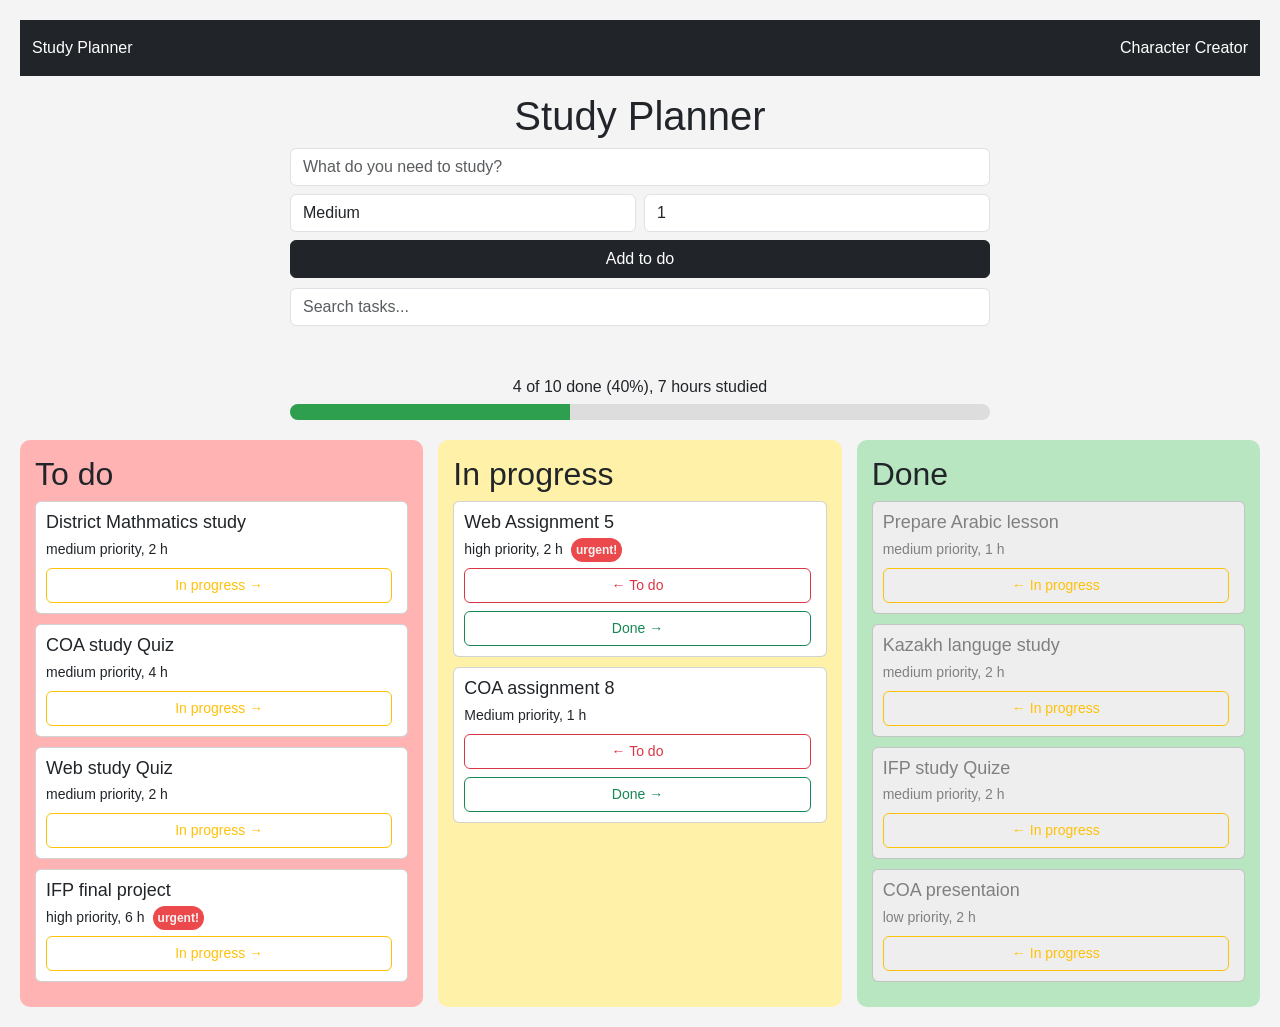
<file: index.html>
<!DOCTYPE html>
<html lang="en">
<head>
    <meta charset="UTF-8">
    <meta name="viewport" content="width=device-width, initial-scale=1">
    <title>Study Planner task2</title>
    <link rel="preconnect" href="https://fonts.googleapis.com">
    <link rel="preconnect" href="https://fonts.gstatic.com" crossorigin>
    <link href="https://fonts.googleapis.com/css2?family=Nunito:wght@400;600;800&display=swap" rel="stylesheet">
    <link href="https://cdn.jsdelivr.net/npm/bootstrap@5.3.3/dist/css/bootstrap.min.css" rel="stylesheet">
    <link rel="stylesheet" href="css/stylesheet1.css">
    <script src="js/script1.js" defer></script>
</head>
<body>
    <nav class="navbar navbar-dark bg-dark mb-3">
        <div class="container-fluid">
            <ul class="navbar-nav w-100 flex-row justify-content-between ">
            <li class="nav-item">
                <a class="nav-link text-white" href="index.html"> Study Planner</a>
            </li>
            <li class="nav-item">
                <a class="nav-link text-white" href="index2.html">Character Creator</a>
            </li>
            </ul>
        </div>
    </nav>
    <main>
        <h1>Study Planner</h1>
    
        <form id="add-form">
            <input type="text" id="task-input" placeholder="What do you need to study?" required class="form-control">
            <select id="priority-input" class="form-control">
            <option value="high">High</option>
            <option value="medium" selected>Medium</option>
            <option value="low">Low</option>
            </select>
            <input type="number" id="hours-input" placeholder="Hours" min="0.5" step="0.5" value="1" required class="form-control">
            <button type="submit" class="btn btn-dark" >Add to do</button>
         </form>
 
  <!-- Search -->
  <input type="text" id="search-input" placeholder="Search tasks..." class="form-control">
 
  <!-- Empty containers filled by JavaScript -->
  <div id="message"></div>
  <div id="stats"></div>
  <div id="board"></div>

    </main>

</body>
</html>
</file>
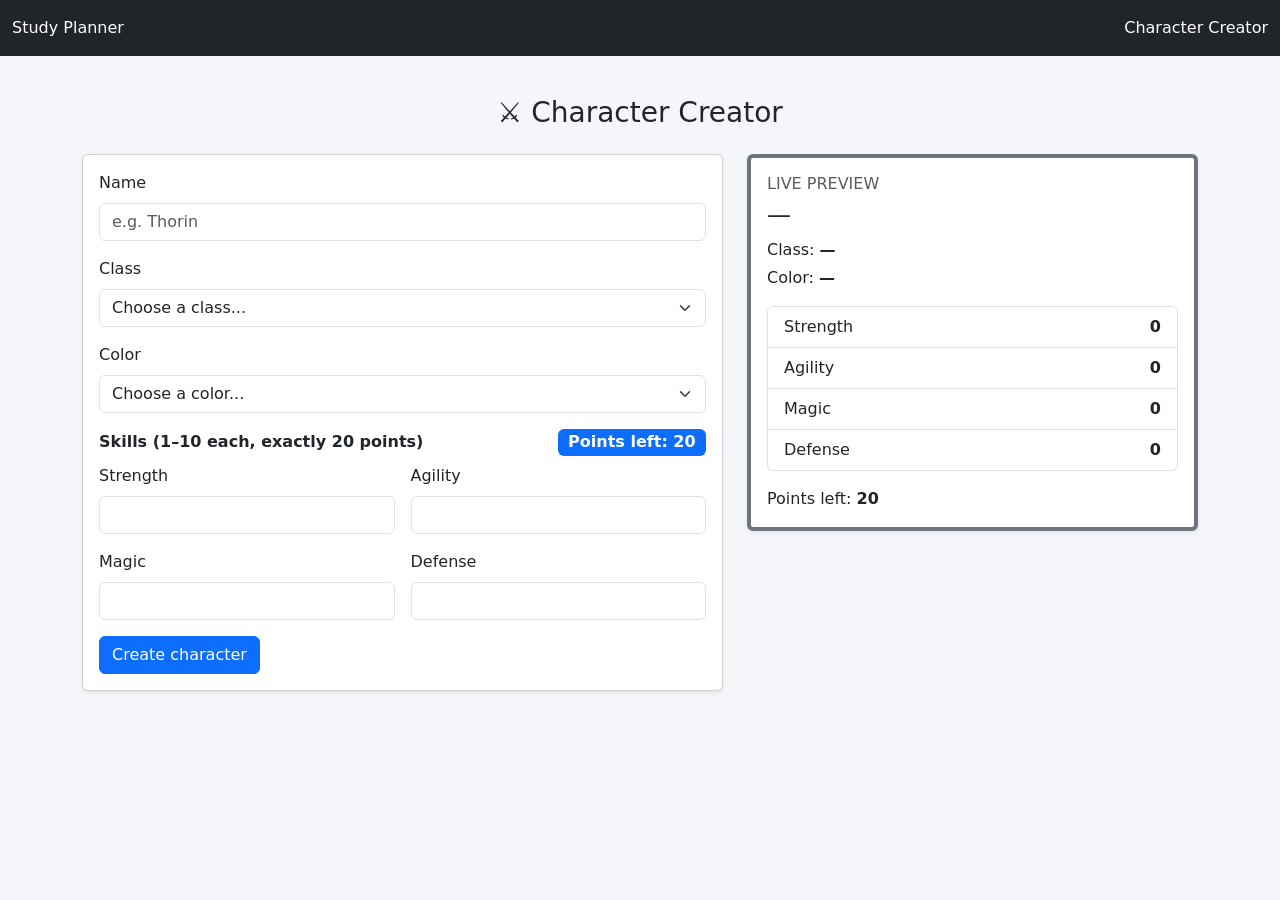
<file: index2.html>
<!DOCTYPE html>
<html lang="en">
<head>
  <meta charset="UTF-8">
  <meta name="viewport" content="width=device-width, initial-scale=1">
  <title>Character Creato task 3</title>
  <!-- Bootstrap CSS only (styling). No Bootstrap JS, no jQuery. -->
  <link href="https://cdn.jsdelivr.net/npm/bootstrap@5.3.3/dist/css/bootstrap.min.css" rel="stylesheet">
  <link href="css/stylesheet2.css" rel="stylesheet">
   <script src="js/script2.js" defer></script>
</head>
    <body>
        <nav class="navbar navbar-dark bg-dark mb-3">
            <div class="container-fluid">
                <ul class="navbar-nav w-100 flex-row justify-content-between ">
                <li class="nav-item">
                    <a class="nav-link text-white" href="index.html"> Study Planner</a>
                </li>
                <li class="nav-item">
                    <a class="nav-link text-white" href="index2.html">Character Creator</a>
                </li>
                </ul>
            </div>
         </nav>  
        <div class="container py-4">
        <h1 class="h3 mb-4 text-center">⚔️ Character Creator</h1>
        
        <div class="row g-4">
        
            <!-- ================= FORM ================= -->
            <div class="col-lg-7">
            <div class="card shadow-sm">
                <div class="card-body">
        
                <!-- Error summary (hidden until a failed submit) -->
                <div id="errorSummary" class="alert alert-danger d-none" role="alert"></div>
        
                <form id="characterForm" novalidate>
        
                    <!-- Name -->
                    <div class="mb-3">
                    <label for="charName" class="form-label">Name</label>
                    <input type="text" id="charName" class="form-control"
                            required minlength="3" maxlength="15" pattern="[A-Za-z]+"
                            placeholder="e.g. Thorin" aria-describedby="charNameError">
                    <div id="charNameError" class="invalid-feedback"></div>
                    </div>
        
                    <!-- Class -->
                    <div class="mb-3">
                    <label for="charClass" class="form-label">Class</label>
                    <select id="charClass" class="form-select" required aria-describedby="charClassError">
                        <option value="">Choose a class...</option>
                        <option value="warrior">Warrior (needs Strength 5+)</option>
                        <option value="mage">Mage (needs Magic 5+)</option>
                        <option value="archer">Archer (needs Agility 5+)</option>
                        <option value="healer">Healer (needs Defense 5+)</option>
                    </select>
                    <div id="charClassError" class="invalid-feedback"></div>
                    </div>
        
                    <!-- Color -->
                    <div class="mb-3">
                    <label for="charColor" class="form-label">Color</label>
                    <select id="charColor" class="form-select" required aria-describedby="charColorError">
                        <option value="">Choose a color...</option>
                        <option value="red">Red</option>
                        <option value="blue">Blue</option>
                        <option value="green">Green</option>
                        <option value="purple">Purple</option>
                    </select>
                    <div id="charColorError" class="invalid-feedback"></div>
                    </div>
        
                    <!-- Skills -->
                    <div class="d-flex justify-content-between align-items-center mb-2">
                    <span class="fw-semibold">Skills (1–10 each, exactly 20 points)</span>
                    <span class="badge text-bg-primary fs-6">Points left: <span id="pointsLeft">20</span></span>
                    </div>
        
                    <div class="row g-3 mb-3">
                    <div class="col-sm-6">
                        <label for="strength" class="form-label">Strength</label>
                        <input type="number" id="strength" class="form-control skill"
                            required min="1" max="10" step="1" aria-describedby="strengthError">
                        <div id="strengthError" class="invalid-feedback"></div>
                    </div>
                    <div class="col-sm-6">
                        <label for="agility" class="form-label">Agility</label>
                        <input type="number" id="agility" class="form-control skill"
                            required min="1" max="10" step="1" aria-describedby="agilityError">
                        <div id="agilityError" class="invalid-feedback"></div>
                    </div>
                    <div class="col-sm-6">
                        <label for="magic" class="form-label">Magic</label>
                        <input type="number" id="magic" class="form-control skill"
                            required min="1" max="10" step="1" aria-describedby="magicError">
                        <div id="magicError" class="invalid-feedback"></div>
                    </div>
                    <div class="col-sm-6">
                        <label for="defense" class="form-label">Defense</label>
                        <input type="number" id="defense" class="form-control skill"
                            required min="1" max="10" step="1" aria-describedby="defenseError">
                        <div id="defenseError" class="invalid-feedback"></div>
                    </div>
                    </div>
        
                    <button type="submit" class="btn btn-primary">Create character</button>
                </form>
                </div>
            </div>
        
            <!-- Final result appears here -->
            <div id="result" class="mt-4"></div>
            </div>
        
            <!-- ================= LIVE PREVIEW ================= -->
            <div class="col-lg-5">
            <div class="sticky-preview">
                <div id="preview" class="card shadow-sm">
                <div class="card-body">
                    <h2 class="h6 text-uppercase text-muted">Live preview</h2>
                    <h3 id="pvName" class="h4">—</h3>
                    <p class="mb-1">Class: <strong id="pvClass">—</strong></p>
                    <p class="mb-3">Color: <strong id="pvColor">—</strong></p>
                    <ul class="list-group">
                    <li class="list-group-item d-flex justify-content-between">Strength <strong id="pvStrength">0</strong></li>
                    <li class="list-group-item d-flex justify-content-between">Agility <strong id="pvAgility">0</strong></li>
                    <li class="list-group-item d-flex justify-content-between">Magic <strong id="pvMagic">0</strong></li>
                    <li class="list-group-item d-flex justify-content-between">Defense <strong id="pvDefense">0</strong></li>
                    </ul>
                    <p class="mt-3 mb-0">Points left: <strong id="pvPoints">20</strong></p>
                </div>
                </div>
            </div>
            </div>
        
        </div>
        </div>

    </body>
</html>
</file>
<file: css/stylesheet1.css>
* {
  box-sizing: border-box;
}

body {
  font-family: Arial, sans-serif;
  margin: 0;
  padding: 20px;
  background: #f4f4f4;
}

h1 {
  text-align: center;
}



/* ---------- Form and search ---------- */
#add-form {
  display: flex;
  flex-wrap: wrap;
  gap: 8px;
  max-width: 700px;
  margin: 0 auto 10px;
}

#task-input {
  flex:0 0 100%;    /* Row 1: the text input alone */
  min-width: 0;       /* lets it shrink instead of collapsing weirdly */
}

/* Row 2: select and hours share the line */
#priority-input,
#hours-input {
  flex: 1 1 0;
  min-width: 0;
}

/* Row 3: the button alone */
#add-form button {
  flex: 0 0 100%;
}

input, select, button {
  padding: 10px;
  font-size: 16px;
}

#search-input {
  display: block;
  width: 100%;
  max-width: 700px;
  margin: 0 auto 15px;
}



/* ---------- Message and progress ---------- */
#message {
  max-width: 700px;
  margin: 0 auto;
  text-align: center;
  color: #b00020;
  font-weight: bold;
  min-height: 24px;
}

#stats {
  max-width: 700px;
  margin: 10px auto 20px;
  text-align: center;
}

.progress-bar {
  height: 16px;
  background: #ddd;
  border-radius: 8px;
  overflow: hidden;
  margin-top: 5px;
}

.progress-fill {
  height: 100%;
  background: #2e9e4f;
}

/* ---------- Board: 3 columns on laptop ---------- */
#board {
  display: grid;
  grid-template-columns: 1fr 1fr 1fr;
  gap: 15px;
}

.column {
  display: block;
  height: auto;
  overflow: visible;
  padding: 15px;
  border-radius: 10px;
}

.column h2 {
  margin-top: 0;
}

.col-todo {
  background: #ffb3b3;
}

.col-progress {
  background: #fff1a8;
}

.col-done {
  background: #b8e6c1;
}

/* ---------- Cards ---------- */
.card {
  background: white;
  padding: 10px;
  margin-bottom: 10px;
  border-radius: 6px;
}

.card h3 {
  margin: 0 0 5px;
  font-size: 18px;
}

.card p {
  margin: 0 0 8px;
  font-size: 14px;
}

.card button {
  font-size: 14px;
  padding: 6px 10px;
  margin-right: 5px;
  cursor: pointer;
}
.card .urgent{
  background: #eb494c;
  padding: 5px;
  border-radius: 20px;
  color: #f5f2f2;
  font-weight: bold;
  margin: 8px;
  font-size: 12px;
}
/* Done cards look inactive */
.card.done {
  color: gray;
  background: #eeeeee;
}

.empty-text {
  color: #555;
  font-style: italic;
}
.card.done .urgent {
  color: #5c5b5b;
  background: #969595;
  font-weight: normal;
}

/* ---------- Phone: 1 column, 3 rows ---------- */
@media (max-width: 768px) {
  #board {
    grid-template-columns: 1fr;
  }
}
</file>
<file: css/stylesheet2.css>
body { background: #f4f6fa; }
    #preview { border: 4px solid #6c757d; transition: border-color .2s; }
    .sticky-preview { position: sticky; top: 1rem; }
</file>
